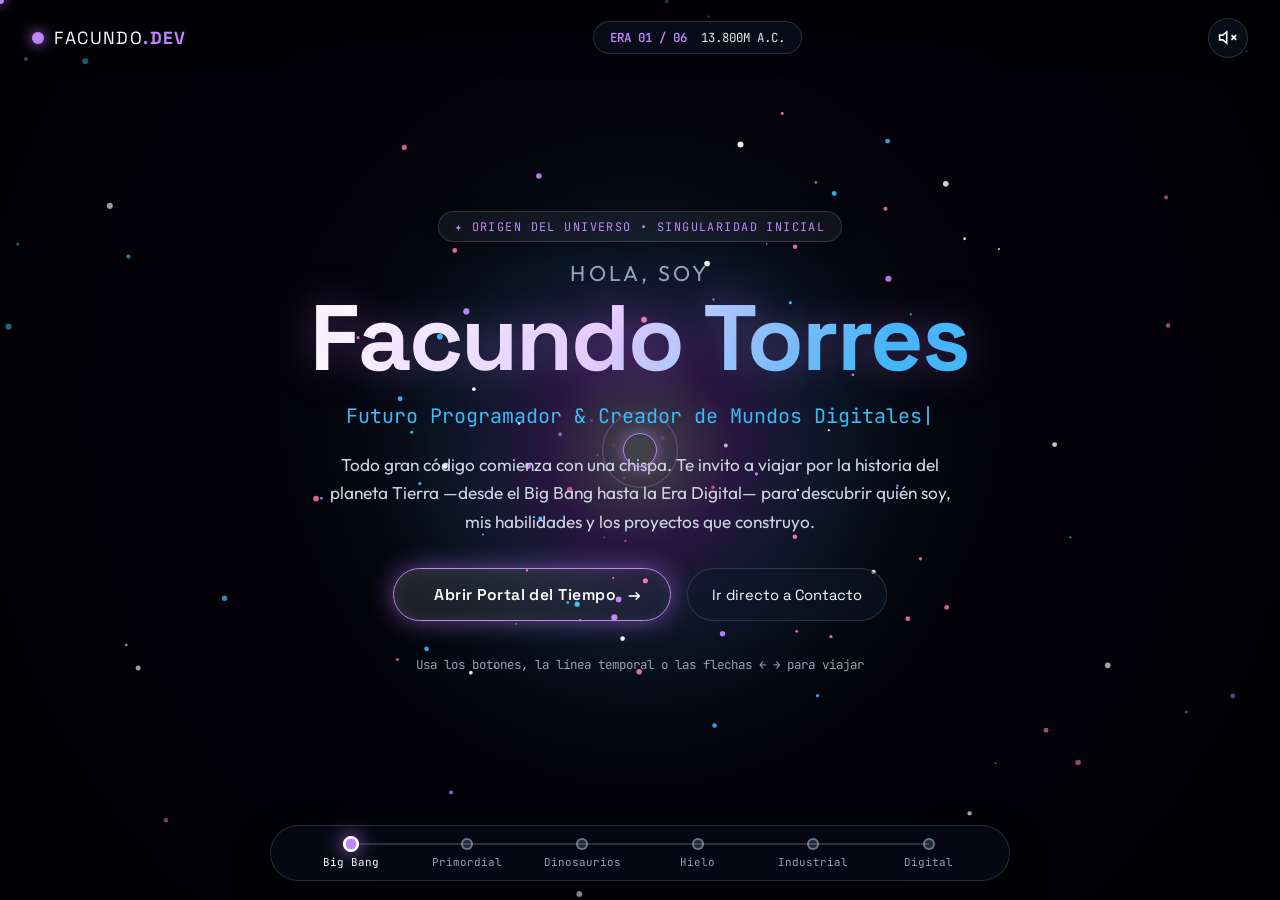
<file: index.html>
<!DOCTYPE html>
<html lang="es">
<head>
  <meta charset="UTF-8" />
  <meta name="viewport" content="width=device-width, initial-scale=1.0" />
  <title>Facundo Torres | Portfolio Temporal — Futuro Programador</title>
  <meta name="description" content="Portfolio interactivo de Facundo Torres, futuro programador. Un viaje a través de las épocas de la Tierra desde el Big Bang hasta la Era Digital." />
  <link rel="preconnect" href="https://fonts.googleapis.com" />
  <link rel="preconnect" href="https://fonts.gstatic.com" crossorigin />
  <link href="https://fonts.googleapis.com/css2?family=Cinzel:wght@600;800&family=JetBrains+Mono:wght@400;600&family=Outfit:wght@300;400;600;700;900&family=Space+Grotesk:wght@400;600;700&display=swap" rel="stylesheet" />
  <link rel="stylesheet" href="styles.css" />
</head>
<body data-era="0">
  <!-- Cursor personalizado -->
  <div class="cursor-dot" id="cursor-dot"></div>
  <div class="cursor-ring" id="cursor-ring"></div>

  <!-- Canvas de fondo atmosférico por era -->
  <canvas id="era-canvas" aria-hidden="true"></canvas>

  <!-- Capa de viñeta y atmósfera -->
  <div class="atmosphere-overlay" aria-hidden="true"></div>

  <!-- Canvas del Portal del Tiempo (transiciones) -->
  <div class="portal-overlay" id="portal-overlay" aria-hidden="true">
    <canvas id="portal-canvas"></canvas>
    <div class="portal-hud">
      <div class="portal-label">ATRAVESANDO PORTAL TEMPORAL</div>
      <div class="portal-year" id="portal-year">-13.800.000.000</div>
      <div class="portal-destination" id="portal-destination">ERA PRIMORDIAL</div>
    </div>
    <div class="portal-flash" id="portal-flash"></div>
  </div>

  <!-- Barra superior HUD -->
  <header class="top-hud">
    <div class="brand" id="brand-home" title="Volver al Big Bang">
      <span class="brand-orb"></span>
      <span class="brand-text">FACUNDO<strong>.DEV</strong></span>
    </div>

    <div class="era-indicator">
      <span class="era-badge" id="hud-era-badge">ERA 01 / 06</span>
      <span class="era-year-display" id="hud-era-year">13.8B A.C.</span>
    </div>

    <div class="hud-actions">
      <button class="icon-btn" id="sound-toggle" title="Activar/Desactivar sonido del portal" aria-label="Sonido">
        <svg id="sound-icon-off" viewBox="0 0 24 24" fill="none" stroke="currentColor" stroke-width="2">
          <path d="M11 5L6 9H2v6h4l5 4V5z"></path>
          <line x1="23" y1="9" x2="17" y2="15"></line>
          <line x1="17" y1="9" x2="23" y2="15"></line>
        </svg>
        <svg id="sound-icon-on" class="hidden" viewBox="0 0 24 24" fill="none" stroke="currentColor" stroke-width="2">
          <path d="M11 5L6 9H2v6h4l5 4V5z"></path>
          <path d="M15.54 8.46a5 5 0 0 1 0 7.07"></path>
          <path d="M19.07 4.93a10 10 0 0 1 0 14.14"></path>
        </svg>
      </button>
    </div>
  </header>

  <!-- Contenedor principal de las 6 eras -->
  <main class="timeline-stage" id="timeline-stage">

    <!-- ==================== ERA 0: BIG BANG (INICIO) ==================== -->
    <section class="era-section active" data-era-index="0" data-era-name="El Big Bang" data-era-year="13.800M A.C." data-numeric-year="-13800000000">
      <div class="era-content hero-layout">
        <div class="evanesce-item delay-1">
          <span class="pill-tag cosmic-tag">✦ ORIGEN DEL UNIVERSO • SINGULARIDAD INICIAL</span>
        </div>

        <h1 class="hero-title evanesce-item delay-2">
          <span class="title-small">Hola, soy</span>
          <span class="glitch-text" data-text="Facundo Torres">Facundo Torres</span>
        </h1>

        <p class="hero-subtitle evanesce-item delay-3">
          <span class="typing-text" id="typing-text">Futuro Programador &amp; Creador de Mundos Digitales</span><span class="typing-cursor">|</span>
        </p>

        <p class="hero-desc evanesce-item delay-4">
          Todo gran código comienza con una chispa. Te invito a viajar por la historia del planeta Tierra —desde el Big Bang hasta la Era Digital— para descubrir quién soy, mis habilidades y los proyectos que construyo.
        </p>

        <div class="cta-group evanesce-item delay-5">
          <button class="portal-btn primary-portal-btn" data-go-era="1">
            <span class="btn-ring"></span>
            <span class="btn-text">Abrir Portal del Tiempo</span>
            <span class="btn-arrow">→</span>
          </button>
          <button class="ghost-btn" data-go-era="5">Ir directo a Contacto</button>
        </div>

        <div class="scroll-hint evanesce-item delay-6">
          <span>Usa los botones, la línea temporal o las flechas ← → para viajar</span>
        </div>
      </div>
    </section>

    <!-- ==================== ERA 1: TIERRA PRIMORDIAL (SOBRE MÍ) ==================== -->
    <section class="era-section" data-era-index="1" data-era-name="Tierra Primordial" data-era-year="4.500M A.C." data-numeric-year="-4500000000">
      <div class="era-content two-col-layout">
        <div class="col-text">
          <span class="pill-tag volcanic-tag evanesce-item delay-1">🔥 EÓN HADEICO • FORJANDO LOS CIMIENTOS</span>
          <h2 class="section-title evanesce-item delay-2">Sobre Mí</h2>
          <p class="lead-text evanesce-item delay-3">
            Al igual que la Tierra se forjó entre fuego, presión y transformación constante, mi camino como <strong>futuro programador</strong> nace de la curiosidad incansable por entender cómo funciona la tecnología y crear soluciones reales.
          </p>
          <p class="body-text evanesce-item delay-4">
            Me apasiona el desarrollo web, la lógica de programación y el diseño de experiencias interactivas que sorprendan al usuario. Cada día entreno mis habilidades escribiendo código limpio, resolviendo problemas y aprendiendo nuevas herramientas.
          </p>

          <div class="stats-row evanesce-item delay-5">
            <div class="stat-card tilt-card">
              <span class="stat-number">100%</span>
              <span class="stat-label">Pasión por el Código</span>
            </div>
            <div class="stat-card tilt-card">
              <span class="stat-number">∞</span>
              <span class="stat-label">Ganas de Aprender</span>
            </div>
            <div class="stat-card tilt-card">
              <span class="stat-number">24/7</span>
              <span class="stat-label">Mentalidad Builder</span>
            </div>
          </div>
        </div>

        <div class="col-visual evanesce-item delay-4">
          <div class="magma-card tilt-card">
            <div class="magma-core portrait-core">
              <div class="orbit-ring r1"></div>
              <div class="orbit-ring r2"></div>
              <img src="facundo.png" alt="Facundo Torres" class="facundo-cutout" />
            </div>
            <h3>Facundo Torres</h3>
            <p class="role-badge">Aspirante a Desarrollador Full-Stack</p>
            <ul class="traits-list">
              <li><span>⚡</span> Resolución creativa de problemas</li>
              <li><span>🧠</span> Aprendizaje rápido y autodidacta</li>
              <li><span>🎯</span> Atención al detalle y animaciones</li>
              <li><span>🤝</span> Trabajo en equipo y comunicación</li>
            </ul>
          </div>
        </div>

        <div class="era-nav-footer evanesce-item delay-6">
          <button class="ghost-btn" data-go-era="0">← Big Bang</button>
          <button class="portal-btn volcanic-btn" data-go-era="2">
            <span class="btn-text">Viajar al Jurásico</span>
            <span class="btn-arrow">→</span>
          </button>
        </div>
      </div>
    </section>

    <!-- ==================== ERA 2: ERA MESOZOICA / DINOSAURIOS Y FÓSILES (SKILLS) ==================== -->
    <section class="era-section" data-era-index="2" data-era-name="Era Mesozoica" data-era-year="150M A.C." data-numeric-year="-150000000">
      <div class="era-content jurassic-layout">
        <!-- Silueta decorativa de dinosaurio en el fondo -->
        <svg class="dino-silhouette" viewBox="0 0 600 320" fill="none" aria-hidden="true">
          <path d="M510 295 C470 295 450 280 430 250 C400 210 380 185 330 185 C295 185 270 205 245 230 C235 240 225 265 220 295 L195 295 C200 255 205 225 190 210 C175 195 150 210 135 235 C120 260 110 280 105 295 L82 295 C90 250 110 210 125 185 C100 180 65 185 25 200 C55 165 100 148 145 148 C185 148 220 155 260 140 C300 125 325 90 355 55 C375 32 405 20 435 25 C460 29 478 42 485 56 C470 60 455 62 440 60 C448 68 465 72 475 74 C465 88 442 94 420 90 C400 115 390 145 405 175 C425 210 465 245 530 275 Z" fill="currentColor"/>
        </svg>

        <div class="section-header evanesce-item delay-1">
          <span class="pill-tag jurassic-tag">🦖 ERA MESOZOICA • DINOSAURIOS &amp; FÓSILES</span>
          <h2 class="section-title">Fósiles de Conocimiento</h2>
          <p class="section-subtitle">Haz clic o pasa el cursor sobre cada fósil excavado para descubrir mi stack tecnológico.</p>
        </div>

        <div class="fossils-grid evanesce-item delay-3">
          <!-- Fósil 1: Ammonite (HTML & CSS) -->
          <article class="fossil-card tilt-card" tabindex="0">
            <div class="fossil-icon">
              <svg viewBox="0 0 100 100" fill="none" stroke="currentColor" stroke-width="3">
                <path d="M52 50 C52 44 46 42 42 46 C36 52 40 62 49 62 C61 62 68 50 64 38 C59 23 41 18 28 28 C12 40 12 64 26 78 C42 93 70 90 82 72 C92 56 88 32 74 20" stroke-linecap="round"/>
                <path d="M52 50 L64 38 M49 62 L58 75 M28 28 L40 42 M26 78 L38 66 M82 72 L68 62" stroke-opacity="0.5"/>
              </svg>
            </div>
            <span class="fossil-era">FÓSIL #01 • AMMONITE</span>
            <h3>HTML5 &amp; CSS3</h3>
            <p>Maquetación semántica, Flexbox, Grid, animaciones avanzadas y diseño responsive.</p>
            <div class="skill-bar"><div class="skill-fill" style="--level: 90%"></div></div>
          </article>

          <!-- Fósil 2: Cráneo T-Rex (JavaScript) -->
          <article class="fossil-card tilt-card" tabindex="0">
            <div class="fossil-icon">
              <svg viewBox="0 0 100 100" fill="none" stroke="currentColor" stroke-width="3">
                <path d="M18 42 C22 24 45 18 70 22 C84 25 90 36 86 48 L62 52 L60 60 L82 62 C78 74 60 80 42 76 L26 72 L18 58 Z" stroke-linejoin="round"/>
                <circle cx="50" cy="36" r="6"/>
                <circle cx="72" cy="36" r="4"/>
                <path d="M62 52 L66 56 M70 51 L74 55 M78 50 L81 54 M66 62 L69 66 M74 62 L76 66" stroke-linecap="round"/>
              </svg>
            </div>
            <span class="fossil-era">FÓSIL #02 • T-REX</span>
            <h3>JavaScript (ES6+)</h3>
            <p>Lógica interactiva, manipulación del DOM, Canvas 2D, consumo de APIs y asincronía.</p>
            <div class="skill-bar"><div class="skill-fill" style="--level: 85%"></div></div>
          </article>

          <!-- Fósil 3: Trilobite (Python & Lógica) -->
          <article class="fossil-card tilt-card" tabindex="0">
            <div class="fossil-icon">
              <svg viewBox="0 0 100 100" fill="none" stroke="currentColor" stroke-width="3">
                <ellipse cx="50" cy="52" rx="28" ry="36"/>
                <path d="M50 16 L50 88 M35 22 L35 82 M65 22 L65 82" stroke-opacity="0.6"/>
                <path d="M24 38 L76 38 M22 50 L78 50 M24 62 L76 62 M29 74 L71 74"/>
              </svg>
            </div>
            <span class="fossil-era">FÓSIL #03 • TRILOBITE</span>
            <h3>Python &amp; Algoritmos</h3>
            <p>Estructuras de datos, automatización, resolución de problemas y bases de backend.</p>
            <div class="skill-bar"><div class="skill-fill" style="--level: 78%"></div></div>
          </article>

          <!-- Fósil 4: Huella Jurásica (Git, SQL & Herramientas) -->
          <article class="fossil-card tilt-card" tabindex="0">
            <div class="fossil-icon">
              <svg viewBox="0 0 100 100" fill="none" stroke="currentColor" stroke-width="3">
                <path d="M50 86 C35 86 28 74 32 60 L20 34 C18 28 24 24 29 29 L42 46 L46 18 C47 12 53 12 54 18 L58 46 L71 29 C76 24 82 28 80 34 L68 60 C72 74 65 86 50 86 Z" stroke-linejoin="round"/>
              </svg>
            </div>
            <span class="fossil-era">FÓSIL #04 • HUELLA JURÁSICA</span>
            <h3>Git, GitHub &amp; SQL</h3>
            <p>Control de versiones, trabajo colaborativo, consultas de bases de datos y buenas prácticas.</p>
            <div class="skill-bar"><div class="skill-fill" style="--level: 80%"></div></div>
          </article>
        </div>

        <div class="era-nav-footer evanesce-item delay-5">
          <button class="ghost-btn" data-go-era="1">← Tierra Primordial</button>
          <button class="portal-btn jurassic-btn" data-go-era="3">
            <span class="btn-text">Viajar a la Edad de Hielo</span>
            <span class="btn-arrow">→</span>
          </button>
        </div>
      </div>
    </section>

    <!-- ==================== ERA 3: EDAD DE HIELO (PROYECTOS) ==================== -->
    <section class="era-section" data-era-index="3" data-era-name="Edad de Hielo" data-era-year="20.000 A.C." data-numeric-year="-20000">
      <div class="era-content projects-layout">
        <div class="section-header evanesce-item delay-1">
          <span class="pill-tag ice-tag">❄️ PLEISTOCENO • CRISTALES EN EL TIEMPO</span>
          <h2 class="section-title">Proyectos Destacados</h2>
          <p class="section-subtitle">Creaciones esculpidas en código, preservadas con precisión y diseño moderno.</p>
        </div>

        <div class="projects-grid evanesce-item delay-3">
          <a href="https://promokiosco.netlify.app/" target="_blank" rel="noopener noreferrer" class="ice-card tilt-card project-link">
            <div class="ice-card-top">
              <span class="project-num">01</span>
              <span class="project-status">Abrir Proyecto ↗</span>
            </div>
            <h3>Sistema de Kiosco &amp; Flyers</h3>
            <p>Aplicación web para gestión de productos, almacenamiento local y generador visual de flyers promocionales.</p>
            <div class="tech-pills">
              <span>HTML5</span><span>CSS3</span><span>JavaScript</span><span>Storage</span>
            </div>
          </a>

          <a href="https://portfolio-jesus-fernandez.onrender.com/proyectos/bibliotec/index.html" target="_blank" rel="noopener noreferrer" class="ice-card tilt-card project-link">
            <div class="ice-card-top">
              <span class="project-num">02</span>
              <span class="project-status">Abrir Proyecto ↗</span>
            </div>
            <h3>BiblioTec — E.E.S.T. N° 5</h3>
            <p>Biblioteca virtual escolar por año y especialidad (Informática, Programación y MMO) con buscador, historial y panel docente/admin.</p>
            <div class="tech-pills">
              <span>HTML5</span><span>CSS3</span><span>JavaScript</span><span>Lucide</span>
            </div>
          </a>

          <a href="https://swear-boat-14797878.figma.site/" target="_blank" rel="noopener noreferrer" class="ice-card tilt-card project-link">
            <div class="ice-card-top">
              <span class="project-num">03</span>
              <span class="project-status">Abrir Proyecto ↗</span>
            </div>
            <h3>Viajes Los Choris</h3>
            <p>Plataforma de venta de pasajes, hoteles y paquetes turísticos con buscador, ofertas, carrito de compras y checkout completo.</p>
            <div class="tech-pills">
              <span>Tailwind CSS</span><span>JavaScript</span><span>LocalStorage</span>
            </div>
          </a>
        </div>

        <div class="era-nav-footer evanesce-item delay-5">
          <button class="ghost-btn" data-go-era="2">← Era Mesozoica</button>
          <button class="portal-btn ice-btn" data-go-era="4">
            <span class="btn-text">Viajar a la Era Industrial</span>
            <span class="btn-arrow">→</span>
          </button>
        </div>
      </div>
    </section>

    <!-- ==================== ERA 4: ERA INDUSTRIAL & MODERNA (EDUCACIÓN) ==================== -->
    <section class="era-section" data-era-index="4" data-era-name="Era Industrial" data-era-year="1890 D.C." data-numeric-year="1890">
      <div class="era-content industrial-layout">
        <div class="section-header evanesce-item delay-1">
          <span class="pill-tag industrial-tag">⚙️ REVOLUCIÓN DEL CONOCIMIENTO • ENGRANAJES</span>
          <h2 class="section-title">Formación &amp; Evolución</h2>
          <p class="section-subtitle">Cada etapa de aprendizaje es un engranaje que impulsa mi carrera como programador.</p>
        </div>

        <div class="milestones-list evanesce-item delay-3">
          <div class="milestone-item tilt-card">
            <div class="milestone-year">2020 - 2022</div>
            <div class="milestone-body">
              <h3>Escuela Técnica N° 4 de Berazategui</h3>
              <p>Inicio de mi formación técnica, despertando el interés por la tecnología, los sistemas y la resolución de problemas.</p>
            </div>
          </div>

          <div class="milestone-item tilt-card">
            <div class="milestone-year">2023 - Act.</div>
            <div class="milestone-body">
              <h3>Escuela Técnica N° 5 de Berazategui</h3>
              <p>Continuación y profundización de mi carrera técnica, fortaleciendo las bases de tecnología y desarrollo de proyectos.</p>
            </div>
          </div>

          <div class="milestone-item tilt-card">
            <div class="milestone-year">2024</div>
            <div class="milestone-body">
              <h3>Primeras Líneas de Código — Modalidad Programación</h3>
              <p>Ingreso a la modalidad de Programación: descubrimiento de la lógica algorítmica, fundamentos de código y desarrollo web.</p>
            </div>
          </div>

          <div class="milestone-item tilt-card">
            <div class="milestone-year">2026+</div>
            <div class="milestone-body">
              <h3>Camino a Programador Profesional</h3>
              <p>Desarrollo de interfaces interactivas, frameworks modernos, backend, bases de datos y proyectos reales de alto impacto.</p>
            </div>
          </div>
        </div>

        <div class="era-nav-footer evanesce-item delay-5">
          <button class="ghost-btn" data-go-era="3">← Edad de Hielo</button>
          <button class="portal-btn industrial-btn" data-go-era="5">
            <span class="btn-text">Saltar a la Era Digital</span>
            <span class="btn-arrow">→</span>
          </button>
        </div>
      </div>
    </section>

    <!-- ==================== ERA 5: ERA DIGITAL / FUTURO (CONTACTO) ==================== -->
    <section class="era-section" data-era-index="5" data-era-name="Era Digital" data-era-year="2026 D.C." data-numeric-year="2026">
      <div class="era-content contact-layout">
        <div class="col-text">
          <span class="pill-tag cyber-tag evanesce-item delay-1">🌐 ERA DIGITAL • EL FUTURO ES AHORA</span>
          <h2 class="section-title evanesce-item delay-2">Conectemos</h2>
          <p class="lead-text evanesce-item delay-3">
            ¿Tenés un proyecto, una oportunidad o querés charlar sobre programación? Enviame un mensaje y construyamos algo increíble juntos.
          </p>

          <div class="social-links evanesce-item delay-4">
            <a href="https://www.instagram.com/facuttorresss/" target="_blank" rel="noopener noreferrer" class="social-pill instagram-pill">
              <span>Instagram</span> ↗
            </a>
            <a href="tel:+5491154913718" class="social-pill">
              <span>📞 11 54913718</span>
            </a>
            <a href="mailto:tfacundo711@gmail.com" class="social-pill">
              <span>✉ tfacundo711@gmail.com</span>
            </a>
            <a href="https://github.com/tfacundo686/portfolio-facundo" target="_blank" rel="noopener noreferrer" class="social-pill">
              <span>GitHub</span> ↗
            </a>
            <a href="https://linkedin.com/" target="_blank" rel="noopener noreferrer" class="social-pill">
              <span>LinkedIn</span> ↗
            </a>
          </div>
        </div>

        <div class="col-form evanesce-item delay-4">
          <form class="cyber-form" id="contact-form">
            <div class="form-group">
              <label for="name">Tu Nombre</label>
              <input type="text" id="name" name="name" placeholder="Ej. Alex García" required />
            </div>
            <div class="form-group">
              <label for="email">Tu Email</label>
              <input type="email" id="email" name="email" placeholder="alex@correo.com" required />
            </div>
            <div class="form-group">
              <label for="message">Mensaje</label>
              <textarea id="message" name="message" rows="4" placeholder="Contame sobre tu idea o propuesta..." required></textarea>
            </div>
            <button type="submit" class="portal-btn cyber-btn full-width">
              <span class="btn-text">Transmitir Mensaje</span>
              <span class="btn-arrow">⚡</span>
            </button>
            <p class="form-feedback" id="form-feedback" aria-live="polite"></p>
          </form>
        </div>

        <div class="era-nav-footer evanesce-item delay-6">
          <button class="ghost-btn" data-go-era="4">← Era Industrial</button>
          <button class="portal-btn cyber-btn" data-go-era="0">
            <span class="btn-text">Reiniciar al Big Bang</span>
            <span class="btn-arrow">↺</span>
          </button>
        </div>
      </div>
    </section>

  </main>

  <!-- Navegación de Línea Temporal inferior -->
  <nav class="timeline-dock" aria-label="Línea temporal de épocas">
    <div class="timeline-nodes">
      <div class="timeline-track">
        <div class="timeline-progress" id="timeline-progress"></div>
      </div>
      <button class="timeline-node active" data-go-era="0" aria-label="Ir al Big Bang">
        <span class="node-dot"></span>
        <span class="node-label">Big Bang</span>
      </button>
      <button class="timeline-node" data-go-era="1" aria-label="Ir a Tierra Primordial">
        <span class="node-dot"></span>
        <span class="node-label">Primordial</span>
      </button>
      <button class="timeline-node" data-go-era="2" aria-label="Ir a Era Mesozoica (Dinosaurios)">
        <span class="node-dot"></span>
        <span class="node-label">Dinosaurios</span>
      </button>
      <button class="timeline-node" data-go-era="3" aria-label="Ir a Edad de Hielo">
        <span class="node-dot"></span>
        <span class="node-label">Hielo</span>
      </button>
      <button class="timeline-node" data-go-era="4" aria-label="Ir a Era Industrial">
        <span class="node-dot"></span>
        <span class="node-label">Industrial</span>
      </button>
      <button class="timeline-node" data-go-era="5" aria-label="Ir a Era Digital">
        <span class="node-dot"></span>
        <span class="node-label">Digital</span>
      </button>
    </div>
  </nav>

  <script src="backgrounds.js"></script>
  <script src="portal.js"></script>
  <script src="app.js"></script>
</body>
</html>
</file>
<file: styles.css>
/* =========================================================
   FACUNDO TORRES — PORTFOLIO TEMPORAL
   Estilos globales, temas por era y evanescencias
   ========================================================= */

:root {
  --bg-primary: #04030c;
  --accent: #a855f7;
  --accent-2: #38bdf8;
  --accent-glow: rgba(168, 85, 247, 0.45);
  --text-main: #f8fafc;
  --text-muted: #94a3b8;
  --glass-bg: rgba(15, 23, 42, 0.52);
  --glass-border: rgba(255, 255, 255, 0.14);
  --font-display: 'Space Grotesk', sans-serif;
  --font-body: 'Outfit', sans-serif;
  --font-mono: 'JetBrains Mono', monospace;
  --font-ancient: 'Cinzel', serif;
}

/* Temas dinámicos según la era activa */
body[data-era="0"] {
  --bg-primary: #04030c;
  --accent: #c084fc;
  --accent-2: #38bdf8;
  --accent-glow: rgba(192, 132, 252, 0.5);
}

body[data-era="1"] {
  --bg-primary: #140504;
  --accent: #f97316;
  --accent-2: #ef4444;
  --accent-glow: rgba(249, 115, 22, 0.5);
}

body[data-era="2"] {
  --bg-primary: #05130b;
  --accent: #34d399;
  --accent-2: #d97706;
  --accent-glow: rgba(52, 211, 153, 0.45);
}

body[data-era="3"] {
  --bg-primary: #03111c;
  --accent: #38bdf8;
  --accent-2: #a5f3fc;
  --accent-glow: rgba(56, 189, 248, 0.45);
}

body[data-era="4"] {
  --bg-primary: #120d07;
  --accent: #f59e0b;
  --accent-2: #fbbf24;
  --accent-glow: rgba(245, 158, 11, 0.45);
}

body[data-era="5"] {
  --bg-primary: #020617;
  --accent: #22d3ee;
  --accent-2: #818cf8;
  --accent-glow: rgba(34, 211, 238, 0.5);
}

*, *::before, *::after {
  box-sizing: border-box;
  margin: 0;
  padding: 0;
}

html, body {
  width: 100%;
  height: 100%;
  overflow: hidden;
  background-color: var(--bg-primary);
  color: var(--text-main);
  font-family: var(--font-body);
  transition: background-color 1s ease;
  -webkit-font-smoothing: antialiased;
}

/* ==================== CURSOR PERSONALIZADO ==================== */
@media (pointer: fine) {
  body { cursor: none; }
  a, button, input, textarea, [tabindex] { cursor: none; }
}

.cursor-dot, .cursor-ring {
  position: fixed;
  top: 0;
  left: 0;
  pointer-events: none;
  z-index: 9999;
  transform: translate(-50%, -50%);
  border-radius: 50%;
  transition: opacity 0.3s ease;
}

.cursor-dot {
  width: 8px;
  height: 8px;
  background: var(--accent);
  box-shadow: 0 0 12px var(--accent);
}

.cursor-ring {
  width: 34px;
  height: 34px;
  border: 1.5px solid var(--accent);
  box-shadow: 0 0 16px var(--accent-glow);
  transition: width 0.22s ease, height 0.22s ease, border-color 0.4s ease, background-color 0.22s ease;
}

.cursor-ring.hovering {
  width: 54px;
  height: 54px;
  background-color: rgba(255, 255, 255, 0.06);
}

@media (pointer: coarse) {
  .cursor-dot, .cursor-ring { display: none; }
}

/* ==================== CANVASES & ATMÓSFERA ==================== */
#era-canvas {
  position: fixed;
  inset: 0;
  width: 100%;
  height: 100%;
  z-index: 0;
}

.atmosphere-overlay {
  position: fixed;
  inset: 0;
  z-index: 1;
  pointer-events: none;
  background: radial-gradient(circle at 50% 45%, transparent 25%, rgba(0, 0, 0, 0.65) 100%);
}

/* ==================== PORTAL DEL TIEMPO ==================== */
.portal-overlay {
  position: fixed;
  inset: 0;
  z-index: 500;
  pointer-events: none;
  opacity: 0;
  visibility: hidden;
  transition: opacity 0.35s ease, visibility 0.35s ease;
}

.portal-overlay.active {
  opacity: 1;
  visibility: visible;
  pointer-events: all;
}

#portal-canvas {
  width: 100%;
  height: 100%;
  display: block;
}

.portal-hud {
  position: absolute;
  inset: 0;
  display: flex;
  flex-direction: column;
  align-items: center;
  justify-content: center;
  text-align: center;
  pointer-events: none;
  z-index: 2;
}

.portal-label {
  font-family: var(--font-mono);
  font-size: 0.78rem;
  letter-spacing: 0.35em;
  color: rgba(255, 255, 255, 0.75);
  margin-bottom: 0.6rem;
  text-transform: uppercase;
}

.portal-year {
  font-family: var(--font-mono);
  font-size: clamp(2rem, 6vw, 4.5rem);
  font-weight: 700;
  color: #ffffff;
  text-shadow: 0 0 25px var(--accent), 0 0 60px var(--accent-2);
  letter-spacing: 0.05em;
}

.portal-destination {
  margin-top: 0.7rem;
  font-family: var(--font-display);
  font-size: clamp(1rem, 2.5vw, 1.5rem);
  letter-spacing: 0.25em;
  text-transform: uppercase;
  color: var(--accent-2);
  text-shadow: 0 0 18px var(--accent-glow);
}

.portal-flash {
  position: absolute;
  inset: 0;
  background: radial-gradient(circle, #ffffff 0%, var(--accent) 55%, transparent 100%);
  opacity: 0;
  pointer-events: none;
  z-index: 3;
  transition: opacity 0.22s ease-out;
}

.portal-flash.flash-on {
  opacity: 0.92;
}

/* ==================== TOP HUD ==================== */
.top-hud {
  position: fixed;
  top: 0;
  left: 0;
  right: 0;
  z-index: 50;
  display: flex;
  align-items: center;
  justify-content: space-between;
  padding: 1.1rem 2rem;
  background: linear-gradient(to bottom, rgba(0, 0, 0, 0.55), transparent);
}

.brand {
  display: flex;
  align-items: center;
  gap: 0.65rem;
  font-family: var(--font-display);
  font-size: 1.1rem;
  letter-spacing: 0.08em;
  user-select: none;
}

.brand strong {
  color: var(--accent);
  transition: color 0.5s ease;
}

.brand-orb {
  width: 12px;
  height: 12px;
  border-radius: 50%;
  background: var(--accent);
  box-shadow: 0 0 14px var(--accent);
  animation: pulseOrb 2.4s infinite ease-in-out;
}

@keyframes pulseOrb {
  0%, 100% { transform: scale(1); opacity: 1; }
  50% { transform: scale(1.35); opacity: 0.7; }
}

.era-indicator {
  display: flex;
  align-items: center;
  gap: 0.85rem;
  padding: 0.45rem 1rem;
  border-radius: 999px;
  background: var(--glass-bg);
  border: 1px solid var(--glass-border);
  backdrop-filter: blur(12px);
  font-family: var(--font-mono);
  font-size: 0.78rem;
}

.era-badge {
  color: var(--accent);
  font-weight: 600;
}

.era-year-display {
  color: var(--text-main);
  opacity: 0.9;
}

.icon-btn {
  width: 40px;
  height: 40px;
  border-radius: 50%;
  border: 1px solid var(--glass-border);
  background: var(--glass-bg);
  color: var(--text-main);
  display: grid;
  place-items: center;
  backdrop-filter: blur(10px);
  transition: transform 0.25s ease, border-color 0.3s ease, box-shadow 0.3s ease;
}

.icon-btn:hover {
  transform: scale(1.08);
  border-color: var(--accent);
  box-shadow: 0 0 16px var(--accent-glow);
}

.icon-btn svg {
  width: 19px;
  height: 19px;
}

.hidden { display: none !important; }

/* ==================== ESCENARIO DE ERAS & EVANESCENCIAS ==================== */
.timeline-stage {
  position: relative;
  z-index: 10;
  width: 100%;
  height: 100vh;
}

.era-section {
  position: absolute;
  inset: 0;
  display: flex;
  align-items: center;
  justify-content: center;
  padding: 5.5rem 2rem 6.5rem;
  overflow-y: auto;
  opacity: 0;
  visibility: hidden;
  pointer-events: none;
  filter: blur(14px);
  transform: scale(0.95);
  transition: opacity 0.8s cubic-bezier(0.22, 1, 0.36, 1),
              filter 0.8s cubic-bezier(0.22, 1, 0.36, 1),
              transform 0.8s cubic-bezier(0.22, 1, 0.36, 1),
              visibility 0.8s ease;
}

.era-section.active {
  opacity: 1;
  visibility: visible;
  pointer-events: all;
  filter: blur(0px);
  transform: scale(1);
}

.era-section.evanescing-out {
  opacity: 0;
  filter: blur(22px);
  transform: scale(1.08);
  transition: opacity 0.45s ease-in, filter 0.45s ease-in, transform 0.45s ease-in;
}

/* Evanescencia escalonada para cada elemento interno */
.evanesce-item {
  opacity: 0;
  transform: translateY(28px) scale(0.97);
  filter: blur(10px);
  transition: opacity 0.85s cubic-bezier(0.16, 1, 0.3, 1),
              transform 0.85s cubic-bezier(0.16, 1, 0.3, 1),
              filter 0.85s cubic-bezier(0.16, 1, 0.3, 1);
}

.era-section.active .evanesce-item {
  opacity: 1;
  transform: translateY(0) scale(1);
  filter: blur(0);
}

.era-section.active .delay-1 { transition-delay: 0.1s; }
.era-section.active .delay-2 { transition-delay: 0.22s; }
.era-section.active .delay-3 { transition-delay: 0.34s; }
.era-section.active .delay-4 { transition-delay: 0.46s; }
.era-section.active .delay-5 { transition-delay: 0.58s; }
.era-section.active .delay-6 { transition-delay: 0.70s; }

.era-content {
  width: 100%;
  max-width: 1120px;
  margin: auto;
  position: relative;
}

/* ==================== TIPOGRAFÍA Y TAGS ==================== */
.pill-tag {
  display: inline-flex;
  align-items: center;
  gap: 0.45rem;
  padding: 0.42rem 1rem;
  border-radius: 999px;
  font-family: var(--font-mono);
  font-size: 0.74rem;
  letter-spacing: 0.12em;
  text-transform: uppercase;
  border: 1px solid var(--glass-border);
  background: rgba(255, 255, 255, 0.05);
  backdrop-filter: blur(8px);
  color: var(--accent);
  box-shadow: 0 0 20px rgba(0, 0, 0, 0.25);
}

.section-header {
  text-align: center;
  margin-bottom: 2.2rem;
}

.section-title {
  font-family: var(--font-display);
  font-size: clamp(2.1rem, 4.5vw, 3.4rem);
  font-weight: 700;
  margin-top: 0.75rem;
  line-height: 1.1;
  background: linear-gradient(135deg, #ffffff 30%, var(--accent) 100%);
  -webkit-background-clip: text;
  background-clip: text;
  color: transparent;
}

.section-subtitle {
  color: var(--text-muted);
  font-size: 1.05rem;
  margin-top: 0.6rem;
  max-width: 620px;
  margin-inline: auto;
}

/* ==================== ERA 0: BIG BANG HERO ==================== */
.hero-layout {
  text-align: center;
  display: flex;
  flex-direction: column;
  align-items: center;
}

.hero-title {
  margin-top: 1.2rem;
  display: flex;
  flex-direction: column;
  align-items: center;
  line-height: 1.05;
}

.title-small {
  font-size: clamp(1rem, 2vw, 1.35rem);
  font-weight: 400;
  color: var(--text-muted);
  letter-spacing: 0.15em;
  text-transform: uppercase;
  margin-bottom: 0.35rem;
}

.glitch-text {
  font-family: var(--font-display);
  font-size: clamp(2.8rem, 7.5vw, 5.8rem);
  font-weight: 900;
  letter-spacing: -0.02em;
  background: linear-gradient(120deg, #ffffff 10%, #e9d5ff 45%, #38bdf8 85%);
  -webkit-background-clip: text;
  background-clip: text;
  color: transparent;
  text-shadow: 0 0 40px rgba(192, 132, 252, 0.35);
}

.hero-subtitle {
  margin-top: 1rem;
  font-family: var(--font-mono);
  font-size: clamp(0.95rem, 2vw, 1.25rem);
  color: var(--accent-2);
}

.typing-cursor {
  display: inline-block;
  animation: blink 0.9s infinite;
}

@keyframes blink {
  0%, 49% { opacity: 1; }
  50%, 100% { opacity: 0; }
}

.hero-desc {
  max-width: 650px;
  margin-top: 1.35rem;
  font-size: 1.08rem;
  line-height: 1.65;
  color: #cbd5e1;
}

.cta-group {
  margin-top: 2rem;
  display: flex;
  flex-wrap: wrap;
  gap: 1rem;
  justify-content: center;
}

.scroll-hint {
  margin-top: 2.2rem;
  font-family: var(--font-mono);
  font-size: 0.78rem;
  color: var(--text-muted);
  opacity: 0.8;
}

/* ==================== BOTONES PORTAL ==================== */
.portal-btn {
  position: relative;
  display: inline-flex;
  align-items: center;
  justify-content: center;
  gap: 0.75rem;
  padding: 0.95rem 1.8rem;
  border-radius: 999px;
  border: 1px solid var(--accent);
  background: linear-gradient(135deg, rgba(255, 255, 255, 0.12), rgba(255, 255, 255, 0.03));
  color: #ffffff;
  font-family: var(--font-display);
  font-size: 0.98rem;
  font-weight: 600;
  letter-spacing: 0.03em;
  overflow: hidden;
  box-shadow: 0 0 24px var(--accent-glow), inset 0 0 14px rgba(255, 255, 255, 0.08);
  transition: transform 0.25s ease, box-shadow 0.3s ease, background 0.3s ease;
}

.portal-btn:hover {
  transform: translateY(-3px) scale(1.03);
  box-shadow: 0 0 38px var(--accent-glow), 0 10px 25px rgba(0, 0, 0, 0.4);
  background: linear-gradient(135deg, var(--accent), var(--accent-2));
  color: #020617;
}

.portal-btn .btn-arrow {
  transition: transform 0.25s ease;
}

.portal-btn:hover .btn-arrow {
  transform: translateX(4px);
}

.ghost-btn {
  padding: 0.9rem 1.5rem;
  border-radius: 999px;
  border: 1px solid var(--glass-border);
  background: var(--glass-bg);
  color: var(--text-main);
  font-family: var(--font-display);
  font-size: 0.92rem;
  backdrop-filter: blur(10px);
  transition: all 0.25s ease;
}

.ghost-btn:hover {
  border-color: var(--accent);
  color: var(--accent);
  transform: translateY(-2px);
}

.era-nav-footer {
  grid-column: 1 / -1;
  display: flex;
  justify-content: space-between;
  align-items: center;
  margin-top: 2rem;
  gap: 1rem;
}

/* ==================== ERA 1: TIERRA PRIMORDIAL ==================== */
.two-col-layout {
  display: grid;
  grid-template-columns: 1.2fr 0.9fr;
  gap: 2.5rem;
  align-items: center;
}

.lead-text {
  font-size: 1.15rem;
  line-height: 1.65;
  margin-top: 1rem;
  color: #f1f5f9;
}

.body-text {
  font-size: 1rem;
  line-height: 1.65;
  margin-top: 0.85rem;
  color: var(--text-muted);
}

.stats-row {
  display: grid;
  grid-template-columns: repeat(3, 1fr);
  gap: 1rem;
  margin-top: 1.75rem;
}

.stat-card {
  padding: 1.1rem;
  border-radius: 16px;
  background: var(--glass-bg);
  border: 1px solid var(--glass-border);
  backdrop-filter: blur(12px);
  text-align: center;
}

.stat-number {
  display: block;
  font-family: var(--font-display);
  font-size: 1.65rem;
  font-weight: 700;
  color: var(--accent);
}

.stat-label {
  font-size: 0.8rem;
  color: var(--text-muted);
}

.magma-card {
  padding: 2rem;
  border-radius: 24px;
  background: linear-gradient(160deg, rgba(40, 12, 8, 0.72), rgba(15, 6, 6, 0.82));
  border: 1px solid rgba(249, 115, 22, 0.35);
  box-shadow: 0 20px 50px rgba(0, 0, 0, 0.5), 0 0 30px rgba(249, 115, 22, 0.15);
  text-align: center;
}

.magma-core {
  position: relative;
  width: 110px;
  height: 110px;
  margin: 0 auto 1.2rem;
  display: grid;
  place-items: center;
}

.magma-core.portrait-core {
  width: 175px;
  height: 195px;
  margin-bottom: 1rem;
}

.facundo-cutout {
  position: relative;
  z-index: 2;
  width: 165px;
  height: 190px;
  object-fit: contain;
  object-position: bottom center;
  filter: drop-shadow(0 0 18px rgba(249, 115, 22, 0.55));
  transition: transform 0.35s ease, filter 0.35s ease;
}

.magma-card:hover .facundo-cutout {
  transform: scale(1.05) translateY(-4px);
  filter: drop-shadow(0 0 26px rgba(249, 115, 22, 0.8));
}

.avatar-monogram {
  width: 78px;
  height: 78px;
  border-radius: 50%;
  background: linear-gradient(135deg, #f97316, #dc2626);
  display: grid;
  place-items: center;
  font-family: var(--font-display);
  font-size: 1.8rem;
  font-weight: 800;
  color: #fff;
  box-shadow: 0 0 25px rgba(249, 115, 22, 0.65);
}

.orbit-ring {
  position: absolute;
  inset: 0;
  border-radius: 50%;
  border: 1.5px dashed rgba(249, 115, 22, 0.55);
  animation: spin 12s linear infinite;
}

.orbit-ring.r2 {
  inset: -8px;
  border-color: rgba(251, 191, 36, 0.35);
  animation-direction: reverse;
  animation-duration: 18s;
}

@keyframes spin {
  to { transform: rotate(360deg); }
}

.role-badge {
  color: var(--accent);
  font-family: var(--font-mono);
  font-size: 0.82rem;
  margin-top: 0.3rem;
}

.traits-list {
  list-style: none;
  margin-top: 1.3rem;
  text-align: left;
  display: grid;
  gap: 0.65rem;
  font-size: 0.92rem;
  color: #e2e8f0;
}

/* ==================== ERA 2: DINOSAURIOS & FÓSILES ==================== */
.jurassic-layout {
  position: relative;
}

.dino-silhouette {
  position: absolute;
  right: -40px;
  bottom: 40px;
  width: 440px;
  color: rgba(52, 211, 153, 0.08);
  pointer-events: none;
  z-index: -1;
}

.fossils-grid {
  display: grid;
  grid-template-columns: repeat(4, 1fr);
  gap: 1.25rem;
}

.fossil-card {
  position: relative;
  padding: 1.5rem 1.25rem;
  border-radius: 20px;
  background: linear-gradient(155deg, rgba(16, 36, 24, 0.78), rgba(18, 16, 12, 0.84));
  border: 1px solid rgba(52, 211, 153, 0.28);
  backdrop-filter: blur(12px);
  transition: transform 0.35s ease, border-color 0.35s ease, box-shadow 0.35s ease;
  overflow: hidden;
}

.fossil-card:hover, .fossil-card:focus {
  border-color: #34d399;
  box-shadow: 0 18px 40px rgba(0, 0, 0, 0.5), 0 0 28px rgba(52, 211, 153, 0.25);
  outline: none;
}

.fossil-icon {
  width: 64px;
  height: 64px;
  margin-bottom: 1rem;
  color: #d97706;
  filter: drop-shadow(0 0 10px rgba(217, 119, 6, 0.35));
  transition: transform 0.4s ease, color 0.4s ease;
}

.fossil-card:hover .fossil-icon {
  transform: scale(1.12) rotate(-6deg);
  color: #34d399;
}

.fossil-era {
  font-family: var(--font-mono);
  font-size: 0.68rem;
  letter-spacing: 0.12em;
  color: #f59e0b;
}

.fossil-card h3 {
  font-family: var(--font-display);
  font-size: 1.2rem;
  margin: 0.45rem 0;
}

.fossil-card p {
  font-size: 0.88rem;
  color: var(--text-muted);
  line-height: 1.5;
  margin-bottom: 1.1rem;
}

.skill-bar {
  height: 6px;
  border-radius: 999px;
  background: rgba(255, 255, 255, 0.1);
  overflow: hidden;
}

.skill-fill {
  height: 100%;
  width: 0;
  border-radius: 999px;
  background: linear-gradient(90deg, #d97706, #34d399);
  transition: width 1.1s cubic-bezier(0.22, 1, 0.36, 1) 0.4s;
}

.era-section.active .skill-fill {
  width: var(--level);
}

/* ==================== ERA 3: EDAD DE HIELO (PROYECTOS) ==================== */
.projects-grid {
  display: grid;
  grid-template-columns: repeat(3, 1fr);
  gap: 1.4rem;
}

.ice-card {
  padding: 1.7rem;
  border-radius: 22px;
  background: linear-gradient(145deg, rgba(186, 230, 253, 0.13), rgba(15, 23, 42, 0.68));
  border: 1px solid rgba(165, 243, 252, 0.3);
  backdrop-filter: blur(16px);
  box-shadow: 0 15px 35px rgba(0, 0, 0, 0.35), inset 0 1px 0 rgba(255, 255, 255, 0.25);
  display: flex;
  flex-direction: column;
  gap: 0.85rem;
  text-decoration: none;
  color: inherit;
  transition: border-color 0.3s ease, box-shadow 0.3s ease;
}

.ice-card.project-link:hover {
  border-color: #38bdf8;
  box-shadow: 0 20px 45px rgba(0, 0, 0, 0.45), 0 0 28px rgba(56, 189, 248, 0.35);
}

.ice-card.project-link:hover .project-status {
  background: #38bdf8;
  color: #020617;
}

.ice-card-top {
  display: flex;
  justify-content: space-between;
  align-items: center;
}

.project-num {
  font-family: var(--font-mono);
  font-size: 1.4rem;
  font-weight: 700;
  color: var(--accent);
}

.project-status {
  font-family: var(--font-mono);
  font-size: 0.72rem;
  padding: 0.25rem 0.65rem;
  border-radius: 999px;
  background: rgba(56, 189, 248, 0.18);
  color: #bae6fd;
}

.ice-card h3 {
  font-family: var(--font-display);
  font-size: 1.3rem;
}

.ice-card p {
  font-size: 0.92rem;
  color: #cbd5e1;
  line-height: 1.55;
  flex: 1;
}

.tech-pills {
  display: flex;
  flex-wrap: wrap;
  gap: 0.45rem;
}

.tech-pills span {
  font-family: var(--font-mono);
  font-size: 0.72rem;
  padding: 0.25rem 0.6rem;
  border-radius: 6px;
  background: rgba(255, 255, 255, 0.08);
  border: 1px solid rgba(255, 255, 255, 0.12);
}

/* ==================== ERA 4: ERA INDUSTRIAL ==================== */
.milestones-list {
  display: grid;
  gap: 1.15rem;
  max-width: 820px;
  margin: 0 auto;
}

.milestone-item {
  display: flex;
  align-items: center;
  gap: 1.5rem;
  padding: 1.4rem 1.6rem;
  border-radius: 18px;
  background: linear-gradient(135deg, rgba(45, 30, 12, 0.72), rgba(18, 13, 7, 0.84));
  border: 1px solid rgba(245, 158, 11, 0.3);
  backdrop-filter: blur(10px);
}

.milestone-year {
  font-family: var(--font-mono);
  font-size: 1.15rem;
  font-weight: 700;
  color: #fbbf24;
  min-width: 122px;
  white-space: nowrap;
}

.milestone-body h3 {
  font-family: var(--font-display);
  font-size: 1.2rem;
  margin-bottom: 0.25rem;
}

.milestone-body p {
  color: var(--text-muted);
  font-size: 0.93rem;
}

/* ==================== ERA 5: ERA DIGITAL (CONTACTO) ==================== */
.contact-layout {
  display: grid;
  grid-template-columns: 1fr 1.1fr;
  gap: 2.5rem;
  align-items: center;
}

.social-links {
  display: flex;
  flex-wrap: wrap;
  gap: 0.8rem;
  margin-top: 1.6rem;
}

.social-pill {
  text-decoration: none;
  color: var(--text-main);
  padding: 0.65rem 1.2rem;
  border-radius: 999px;
  border: 1px solid rgba(34, 211, 238, 0.35);
  background: rgba(15, 23, 42, 0.65);
  font-family: var(--font-mono);
  font-size: 0.85rem;
  transition: all 0.25s ease;
}

.social-pill:hover {
  background: var(--accent);
  color: #020617;
  box-shadow: 0 0 20px var(--accent-glow);
}

.cyber-form {
  padding: 1.8rem;
  border-radius: 22px;
  background: rgba(15, 23, 42, 0.72);
  border: 1px solid rgba(34, 211, 238, 0.3);
  backdrop-filter: blur(14px);
  display: grid;
  gap: 1rem;
}

.form-group {
  display: grid;
  gap: 0.35rem;
}

.form-group label {
  font-family: var(--font-mono);
  font-size: 0.78rem;
  color: var(--accent);
}

.form-group input,
.form-group textarea {
  width: 100%;
  padding: 0.78rem 1rem;
  border-radius: 12px;
  border: 1px solid rgba(255, 255, 255, 0.14);
  background: rgba(2, 6, 23, 0.7);
  color: #fff;
  font-family: var(--font-body);
  font-size: 0.95rem;
  transition: border-color 0.25s ease, box-shadow 0.25s ease;
}

.form-group input:focus,
.form-group textarea:focus {
  outline: none;
  border-color: var(--accent);
  box-shadow: 0 0 15px var(--accent-glow);
}

.full-width { width: 100%; }

.form-feedback {
  font-family: var(--font-mono);
  font-size: 0.82rem;
  color: #34d399;
  min-height: 1.2em;
  text-align: center;
}

/* ==================== LÍNEA TEMPORAL INFERIOR ==================== */
.timeline-dock {
  position: fixed;
  bottom: 1.2rem;
  left: 50%;
  transform: translateX(-50%);
  z-index: 60;
  width: min(92%, 740px);
  padding: 0.75rem 1.4rem 0.65rem;
  border-radius: 999px;
  background: rgba(8, 12, 24, 0.72);
  border: 1px solid var(--glass-border);
  backdrop-filter: blur(16px);
  box-shadow: 0 12px 35px rgba(0, 0, 0, 0.5);
}

.timeline-track {
  position: absolute;
  top: 5px;
  left: calc(100% / 12);
  right: calc(100% / 12);
  height: 2px;
  background: rgba(255, 255, 255, 0.16);
  z-index: 0;
}

.timeline-progress {
  height: 100%;
  width: 0%;
  background: linear-gradient(90deg, var(--accent-2), var(--accent));
  box-shadow: 0 0 12px var(--accent);
  transition: width 0.7s cubic-bezier(0.22, 1, 0.36, 1);
}

.timeline-nodes {
  position: relative;
  z-index: 1;
  display: grid;
  grid-template-columns: repeat(6, 1fr);
  align-items: start;
}

.timeline-node {
  background: none;
  border: none;
  color: var(--text-muted);
  display: flex;
  flex-direction: column;
  align-items: center;
  gap: 0.35rem;
  font-family: var(--font-mono);
  font-size: 0.68rem;
  transition: color 0.3s ease;
}

.node-dot {
  width: 12px;
  height: 12px;
  border-radius: 50%;
  background: #1e293b;
  border: 2px solid rgba(255, 255, 255, 0.35);
  transition: all 0.35s ease;
}

.timeline-node:hover .node-dot,
.timeline-node.active .node-dot {
  background: var(--accent);
  border-color: #ffffff;
  transform: scale(1.35);
  box-shadow: 0 0 14px var(--accent);
}

.timeline-node.active {
  color: #ffffff;
}

/* ==================== RESPONSIVE ==================== */
@media (max-width: 960px) {
  .two-col-layout,
  .contact-layout {
    grid-template-columns: 1fr;
    gap: 1.5rem;
  }
  .fossils-grid {
    grid-template-columns: repeat(2, 1fr);
  }
  .projects-grid {
    grid-template-columns: 1fr;
  }
}

@media (max-width: 600px) {
  .top-hud { padding: 0.85rem 1rem; }
  .era-section { padding: 4.8rem 1rem 6rem; }
  .fossils-grid { grid-template-columns: 1fr; }
  .stats-row { grid-template-columns: 1fr; }
  .node-label { display: none; }
  .timeline-dock { padding: 0.85rem 1.2rem; }
  .timeline-track { top: 50%; transform: translateY(-50%); }
  .era-nav-footer { flex-direction: column; }
  .era-nav-footer button { width: 100%; }
}
</file>
